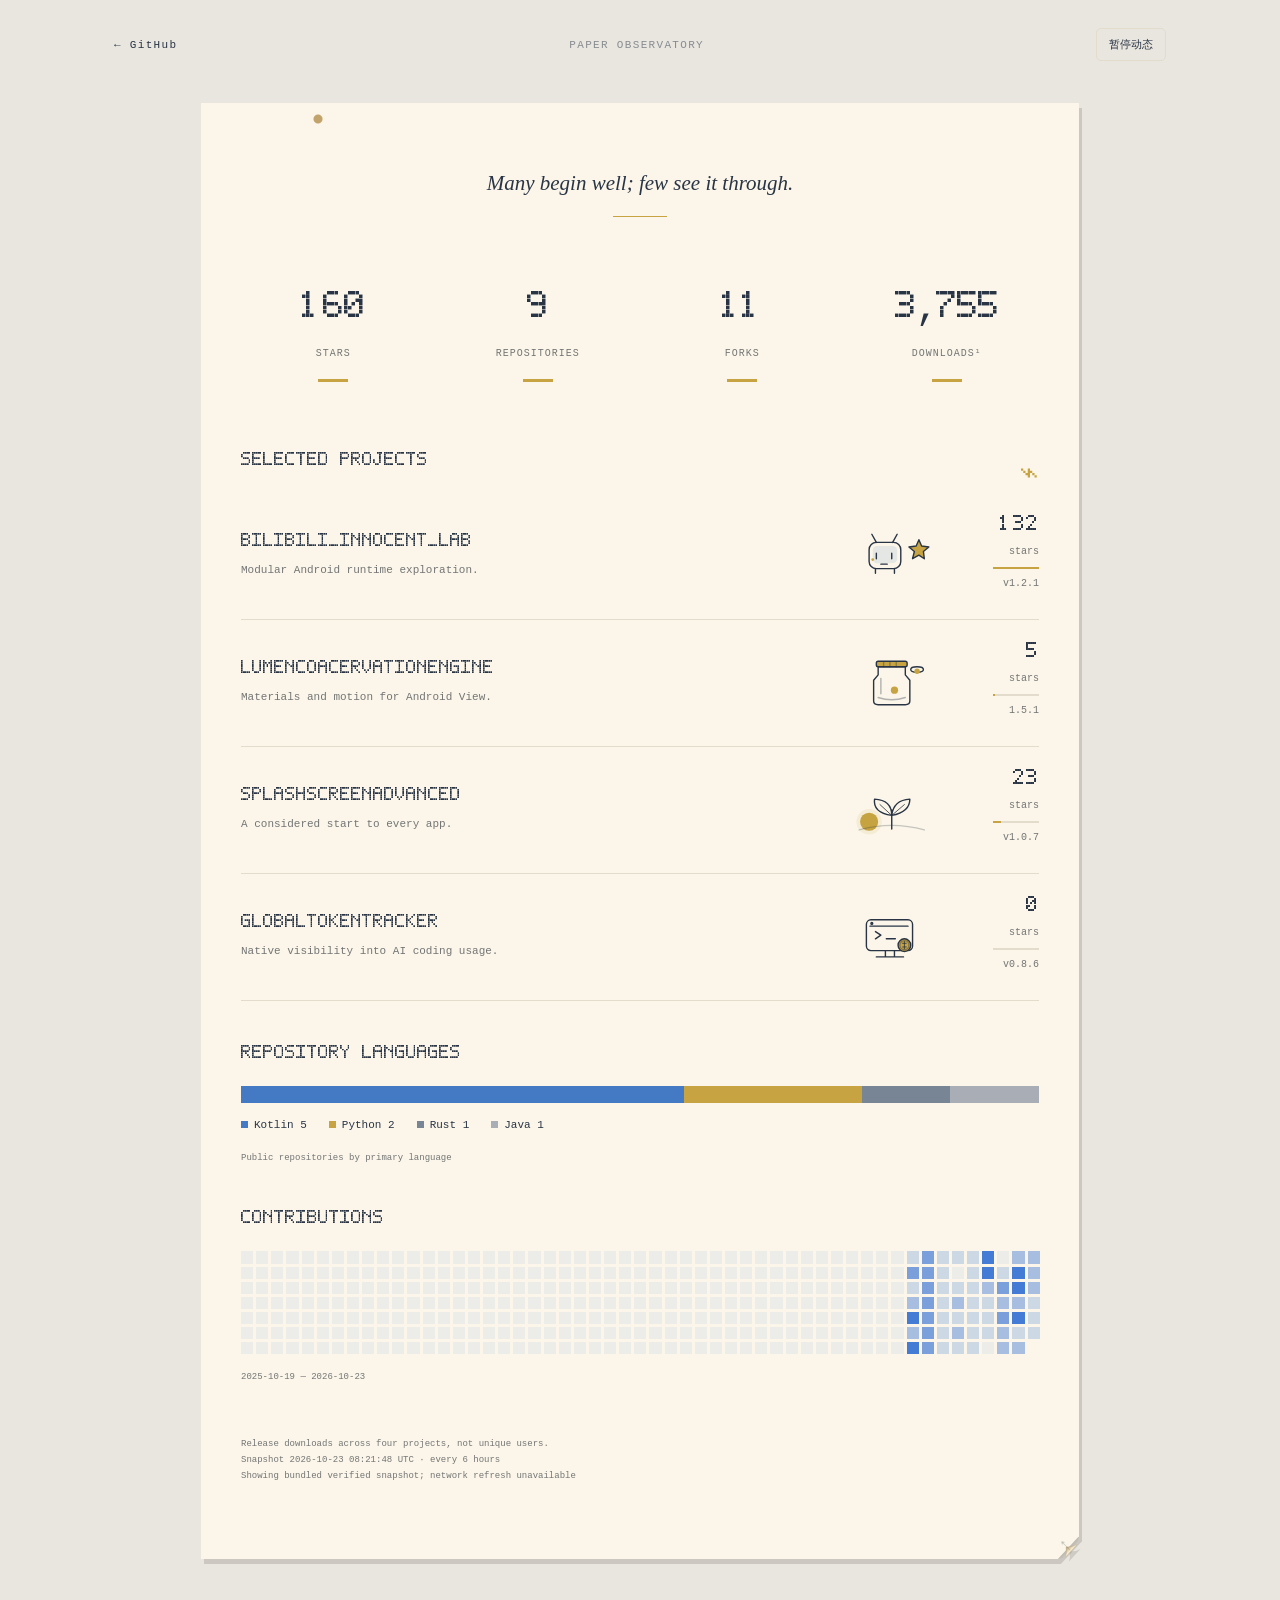
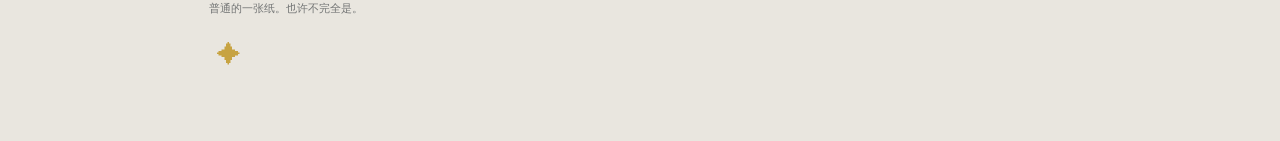
<file: site/index.html>
<!doctype html><html lang="zh-CN"><head><meta charset="utf-8"><meta name="viewport" content="width=device-width,initial-scale=1"><meta name="color-scheme" content="light dark"><title>恒白 · Paper Observatory</title><link rel="stylesheet" href="style.css"></head><body><header class="toolbar"><a href="https://github.com/jichuo1">← GitHub</a><span>PAPER OBSERVATORY</span><button id="motion" aria-pressed="false">暂停动态</button></header><main><div id="stage"><svg id="paper" aria-hidden="true" preserveAspectRatio="none"><defs><linearGradient id="shade"><stop stop-color="#49361c" stop-opacity=".03"/><stop offset="1" stop-color="#49361c" stop-opacity=".24"/></linearGradient><linearGradient id="back"><stop stop-color="#e4d4b5"/><stop offset=".6" stop-color="#fff9e9"/><stop offset="1" stop-color="#bcaa89"/></linearGradient></defs><path id="shadow"/><path id="sheet"/><path id="foldshade" fill="url(#shade)"/><path id="fold" fill="url(#back)"/></svg><article id="content"><button class="pin" id="paper-pin" title="这枚图钉有点松" aria-label="轻碰图钉"></button><span id="paper-doodle" aria-hidden="true">✧ /\_/\ ✧</span><p class="motto">Many begin well; few see it through.</p><div id="stats" class="stats"></div><h1>Selected projects <span class="cat" aria-hidden="true">⌁</span></h1><div id="projects"></div><section><h2>Repository languages</h2><div id="languagebar"></div><div id="legend"></div><small>Public repositories by primary language</small></section><section><h2>Contributions</h2><div id="calendar" aria-label="GitHub contribution intensity"></div><small id="dates"></small></section><footer><small>Release downloads across four projects, not unique users.</small><small id="updated"></small><small id="data-status" role="status"></small></footer></article><svg id="curl-overlay" aria-hidden="true" preserveAspectRatio="none"><defs><linearGradient id="curl-back"><stop stop-color="#c8b58f"/><stop offset=".4" stop-color="#f9edcf"/><stop offset="1" stop-color="#d8c7a4"/></linearGradient><linearGradient id="curl-front"><stop stop-color="#50432b" stop-opacity=".12"/><stop offset=".55" stop-color="#fff" stop-opacity=".22"/><stop offset="1" stop-color="#50432b" stop-opacity=".3"/></linearGradient></defs><path id="curl-shadow"/><path id="curl-band"/><path id="curl-backside"/></svg><button id="curl-handle" title="拖动卷角 · 方向键调整 · Esc 松开" aria-label="拖动纸张右下角" aria-describedby="curl-help"><span aria-hidden="true">↖</span></button><span id="curl-help" class="sr-only">拖动或使用方向键卷起纸张，松开后回弹。Home 展开，Escape 取消。</span><div id="visitors"><span><svg viewBox="0 0 90 70" width="80" height="62"><path d="M22 31Q23 6 45 6Q67 6 68 31" fill="#a2dca0" opacity=".8"/><ellipse cx="45" cy="33" rx="37" ry="10" fill="#638b87" stroke="#d3f2c3"/><ellipse cx="45" cy="30" rx="29" ry="5" fill="#91b89a"/><path d="M30 40L15 67H75L60 40" fill="#b4ed83" opacity=".12"/><circle cx="28" cy="35" r="2" fill="#e7e9a7"/><circle cx="45" cy="38" r="2" fill="#e7e9a7"/><circle cx="62" cy="35" r="2" fill="#e7e9a7"/><ellipse cx="40" cy="21" rx="3" ry="4" fill="#233e35"/><ellipse cx="51" cy="21" rx="3" ry="4" fill="#233e35"/></svg></span><span><svg viewBox="0 0 90 70" width="80" height="62"><path d="M22 31Q23 6 45 6Q67 6 68 31" fill="#a2dca0" opacity=".8"/><ellipse cx="45" cy="33" rx="37" ry="10" fill="#638b87" stroke="#d3f2c3"/><ellipse cx="45" cy="30" rx="29" ry="5" fill="#91b89a"/><path d="M30 40L15 67H75L60 40" fill="#b4ed83" opacity=".12"/><circle cx="28" cy="35" r="2" fill="#e7e9a7"/><circle cx="45" cy="38" r="2" fill="#e7e9a7"/><circle cx="62" cy="35" r="2" fill="#e7e9a7"/><ellipse cx="40" cy="21" rx="3" ry="4" fill="#233e35"/><ellipse cx="51" cy="21" rx="3" ry="4" fill="#233e35"/></svg></span><span><svg viewBox="0 0 90 70" width="80" height="62"><path d="M22 31Q23 6 45 6Q67 6 68 31" fill="#a2dca0" opacity=".8"/><ellipse cx="45" cy="33" rx="37" ry="10" fill="#638b87" stroke="#d3f2c3"/><ellipse cx="45" cy="30" rx="29" ry="5" fill="#91b89a"/><path d="M30 40L15 67H75L60 40" fill="#b4ed83" opacity=".12"/><circle cx="28" cy="35" r="2" fill="#e7e9a7"/><circle cx="45" cy="38" r="2" fill="#e7e9a7"/><circle cx="62" cy="35" r="2" fill="#e7e9a7"/><ellipse cx="40" cy="21" rx="3" ry="4" fill="#233e35"/><ellipse cx="51" cy="21" rx="3" ry="4" fill="#233e35"/></svg></span></div><div id="theme-toys">
<div class="toy" data-for="crt"><button id="tv-channel" class="tv-knob" title="转动频道旋钮" aria-label="转动频道旋钮">Ⅰ</button><button id="tv-tint" class="tv-knob" title="调节荧光色" aria-label="调节荧光色">◉</button><span id="tv-readout" aria-live="polite"></span></div>
<div class="toy" data-for="newspaper"><button id="news-stamp" title="给这张报纸盖个章" aria-label="给报纸盖章">✉</button><span id="stamp-print" aria-live="polite"></span></div>
<div class="toy" data-for="blueprint"><button id="compass" title="拖动量角器 · 方向键旋转" aria-label="旋转蓝图量角器">⌖</button><div id="ruler" aria-hidden="true"><i></i><span id="angle-readout">0°</span></div></div>
<div class="toy" data-for="terminal"><button id="terminal-led" title="终端仍在等待输入" aria-label="唤醒小终端"></button><form id="terminal-console" hidden><label for="terminal-input">›</label><input id="terminal-input" maxlength="48" autocomplete="off" spellcheck="false" aria-label="彩蛋命令" placeholder="help"><button type="button" id="terminal-close" aria-label="关闭小终端">×</button><output id="terminal-output" aria-live="polite"></output></form></div>
</div><div id="scanlines" aria-hidden="true"></div></div><aside><span id="theme-label" role="status">普通的一张纸。也许不完全是。</span><details><summary title="彩蛋实验室" aria-label="彩蛋实验室">✦</summary><p>自动彩蛋很少出现；只计算页面可见时的停留。也可以直接试试看。</p><div id="themes"></div><button id="gust">吹一阵风</button></details></aside></main><noscript><p>请启用 JavaScript 查看互动统计，或使用上方 GitHub 链接。</p></noscript><script src="core.js" defer></script><script src="app.js" defer></script><script src="toys.js" defer></script></body></html>
</file>
<file: site/style.css>
:root{--wall:#e9e6df;--paper:#fbf6e9;--ink:#293445;--muted:#737575;--line:#e3dccd;--accent:#c7a341;--blue:#4479c4;--chart:#437bd5;color-scheme:light}*{box-sizing:border-box}body{margin:0;background:var(--wall);color:var(--ink);font-family:ui-monospace,SFMono-Regular,Consolas,monospace;transition:background 1.5s,color 1.5s}a{color:inherit;text-decoration:none}a:hover{text-decoration:underline}.toolbar{max-width:1100px;margin:28px auto 0;display:flex;justify-content:space-between;align-items:center;padding:0 24px;font-size:11px;letter-spacing:.12em}.toolbar>span{opacity:.5}button,summary{cursor:pointer;font:inherit}button{border:1px solid var(--line);background:transparent;color:inherit;padding:8px 12px;border-radius:5px}button:hover,button.active{background:var(--ink);color:var(--paper)}main{max-width:950px;margin:34px auto 60px;padding:0 24px}#stage{position:relative;isolation:isolate;padding:18px 22px 50px}#paper{position:absolute;inset:0;width:100%;height:100%;overflow:visible;z-index:-1;pointer-events:none}#sheet{fill:var(--paper);transition:fill 1.5s}#shadow{fill:#281f16;opacity:.15}#content{position:relative;padding:38px 30px 45px}.pin{position:absolute;width:8px;height:8px;top:2px;left:12%;border-radius:50%;background:#b99a64;box-shadow:1px 2px 3px #4a391a55}.motto{text-align:center;font:italic 21px Georgia,serif;margin:20px 0 70px}.motto:after{content:'';display:block;width:54px;height:1px;background:var(--accent);margin:20px auto}.stats{display:grid;grid-template-columns:repeat(4,1fr);gap:20px;margin-bottom:52px;text-align:center}.stat strong{display:block;font-size:34px;font-weight:400;letter-spacing:-.06em}.stat small{display:block;margin-top:14px;font-size:10px;letter-spacing:.1em}.stat i{display:block;height:3px;width:30px;background:var(--accent);margin:16px auto;transform-origin:left;animation:grow 1s both}h1,h2{font-size:19px;font-weight:500;letter-spacing:-.06em;margin:0 0 24px}.cat{float:right;color:var(--accent);font-size:36px}.project{display:grid;grid-template-columns:minmax(0,1fr) 86px 82px;align-items:center;gap:20px;padding:20px 0;border-bottom:1px solid var(--line)}.project a{font-size:16px;letter-spacing:-.05em}.project p{font-size:11px;color:var(--muted);line-height:1.7;margin:10px 0 0}.meta{text-align:right;transform-origin:top left}.meta strong{font-size:21px;font-weight:400}.meta small{display:block;font-size:10px;color:var(--muted);margin:6px 0}.meter{height:2px;background:var(--line);width:46px;margin-left:auto}.meter i{display:block;height:100%;background:var(--accent);transform-origin:left;animation:grow 1.3s both}.scene{width:86px;height:70px;overflow:visible;animation:land 1.1s cubic-bezier(.2,.7,.3,1) both;animation-delay:var(--delay)}.scene path,.scene circle,.scene rect,.scene ellipse{vector-effect:non-scaling-stroke}section{margin-top:42px}#languagebar{display:flex;height:17px;overflow:hidden}#languagebar i{transform-origin:left;animation:grow 1.4s both}#legend{display:flex;gap:22px;flex-wrap:wrap;margin:16px 0;font-size:11px}#legend i{display:inline-block;width:7px;height:7px;margin-right:6px}small{color:var(--muted);font-size:9px;line-height:1.8}#calendar{display:grid;grid-template-rows:repeat(7,1fr);grid-auto-flow:column;gap:3px;margin:20px 0 12px}#calendar i{aspect-ratio:1;background:var(--chart);opacity:var(--level);animation:cell .7s both;animation-delay:var(--delay)}footer{margin-top:50px;display:flex;flex-direction:column;max-width:80%}aside{margin:22px 20px;color:var(--muted);font-size:11px}details{margin-top:18px}details p{line-height:1.9}#themes{display:flex;gap:8px;flex-wrap:wrap;margin:15px 0}details small{display:block;margin:16px 0}.reel{display:inline-block;overflow:hidden;height:1.15em;vertical-align:bottom}.reel>span{display:block;animation:reel 1.6s cubic-bezier(.14,.8,.25,1) both;animation-duration:var(--duration)}.reel b{display:block;height:1.15em;font-weight:inherit}.rise{animation:rise 10s linear infinite;transform-origin:0 13px}.hop{animation:hop 4.6s cubic-bezier(.25,.65,.3,1) infinite}.bug{animation:bug 5.1s linear infinite}.bug.two{animation-duration:6.7s;animation-delay:-2s}.coin{animation:coin 4s cubic-bezier(.22,.65,.3,1) infinite}.leaf{animation:leaf 3.7s ease-in-out infinite;transform-origin:0 20px}#scanlines,#visitors{pointer-events:none;position:absolute;inset:0;opacity:0;transition:opacity 1.5s}#scanlines{background:repeating-linear-gradient(0deg,transparent 0 3px,#00170720 3px 4px);mix-blend-mode:multiply;border-radius:16px}#visitors span{position:absolute;color:#7cc676;font-size:64px;animation:ufo 7s ease-in-out infinite;top:10%;left:5%;text-shadow:0 10px 25px #99f57744}#visitors span:nth-child(2){left:82%;top:45%;animation-delay:-3s}#visitors span:nth-child(3){left:65%;top:80%;animation-delay:-5s}body[data-theme=alien]{--wall:#151e29;--paper:#e9efd9;--accent:#70a748;--chart:#6d9a58}body[data-theme=alien] #visitors{opacity:1}body[data-theme=crt]{--wall:#252725;--paper:#13251b;--ink:#b7ddb1;--muted:#78987a;--line:#314836;--accent:#b6ca88;--chart:#82b677}body[data-theme=crt] #scanlines{opacity:1}body[data-theme=newspaper]{--wall:#c4b6a0;--paper:#e9dcc2;--ink:#4a392c;--muted:#8c7860;--accent:#9c6443;--chart:#937251}body[data-theme=blueprint]{--wall:#142b44;--paper:#214c75;--ink:#e1eff7;--muted:#95bad3;--line:#3a658b;--accent:#e0bf65;--chart:#b7d8f4}body[data-theme=terminal]{--wall:#151b1e;--paper:#202b30;--ink:#d6e6e4;--muted:#88a2a1;--line:#3c5158;--accent:#e1b765;--chart:#64aaa2}body[data-theme=blueprint] #content{background-image:linear-gradient(#c8e6ff08 1px,transparent 1px),linear-gradient(90deg,#c8e6ff08 1px,transparent 1px);background-size:20px 20px}body.paused *,body.paused *:before,body.paused *:after{animation-play-state:paused!important}@keyframes reel{from{transform:translateY(-80%)}to{transform:translateY(0)}}@keyframes grow{from{transform:scaleX(0)}to{transform:scaleX(1)}}@keyframes cell{from{transform:scale(.1);opacity:0}to{transform:scale(1);opacity:var(--level)}}@keyframes land{from{opacity:0;transform:translateY(-12px)}70%{opacity:1;transform:translateY(2px)}to{transform:translateY(0)}}@keyframes rise{0%{transform:rotate(0deg);opacity:0}8%,84%{opacity:1}94%,100%{transform:rotate(180deg);opacity:0}}@keyframes hop{0%,15%,100%{transform:translate(0,0)}30%{transform:translate(7px,-10px) rotate(5deg)}48%,60%{transform:translate(12px,0)}78%{transform:translate(3px,-6px)}}@keyframes bug{0%,100%{transform:translate(0,0)}25%{transform:translate(6px,-4px)}50%{transform:translate(0,-9px)}75%{transform:translate(-6px,-4px)}}@keyframes coin{0%,10%,100%{transform:translate(0,0)}40%{transform:translate(10px,-19px)}70%{transform:translate(21px,0)}83%{transform:translate(21px,-4px)}93%{transform:translate(21px,0)}}@keyframes leaf{0%,100%{transform:rotate(-4deg)}50%{transform:rotate(7deg)}}@keyframes ufo{0%,100%{transform:translate(0,0) rotate(-8deg)}50%{transform:translate(-26px,16px) rotate(8deg)}}@media(max-width:600px){.toolbar{padding:0 18px}.toolbar>span{display:none}main{margin-top:25px;padding:0 8px}#stage{padding:12px 12px 46px}#content{padding:30px 14px 40px}.motto{font-size:16px;margin:16px 0 45px}.stats{grid-template-columns:repeat(2,1fr);gap:24px;margin-bottom:28px}.stat strong{font-size:29px}.project{grid-template-columns:minmax(0,1fr) 58px;gap:10px}.project>a{grid-column:1}.project p{font-size:10px}.project a{font-size:13px;overflow-wrap:anywhere}.scene{grid-column:1;width:68px;height:52px;justify-self:end;margin-top:-12px}.meta{grid-column:2;grid-row:1 / span 2}.project{position:relative}.project .description{grid-column:1}.project{padding:16px 0}#calendar{gap:2px}h1,h2{font-size:16px}#legend{gap:12px}footer{max-width:90%}}@media(prefers-reduced-motion:reduce){*,*:before,*:after{animation:none!important;transition:none!important}.reel>span{transform:none!important}}

@font-face{font-family:PaperPixels;src:url([data-uri]) format('woff');font-display:swap}h1,h2,.stat strong,.meta strong,.project a{font-family:PaperPixels,monospace}.stat strong{font-size:38px}.project a{font-size:18px;letter-spacing:0}h1,h2{letter-spacing:0}summary{display:inline-flex;list-style:none;color:var(--accent);font-size:24px;border-radius:50%;padding:8px}summary::-webkit-details-marker{display:none}summary:focus-visible,button:focus-visible,a:focus-visible{outline:2px solid var(--accent);outline-offset:4px}details[open]{padding:14px;border:1px solid var(--line);border-radius:10px}.toolbar button{font-size:11px}@media(max-width:600px){.project a{font-size:15px}.stat strong{font-size:32px}h1,h2{font-size:18px}}

body.suspended *,body.suspended *:before,body.suspended *:after{animation-play-state:paused!important}body[data-theme=newspaper] #content{background-image:repeating-linear-gradient(0deg,transparent 0 4px,#6b4c2605 4px 5px)}
body[data-theme=alien] .toolbar,body[data-theme=alien] aside{color:#c6d5d9}body[data-theme=alien] aside small{color:#9eafb4}body[data-theme=alien] aside button,body[data-theme=alien] details{border-color:#52636d}

/* Distinct, lightweight material identities. */
#stage:after,#stage:before{content:'';position:absolute;pointer-events:none;opacity:0;transition:opacity 1s;z-index:3}
body[data-theme=crt] #stage:after{opacity:1;inset:0;border:16px solid #49473d;border-bottom-width:38px;border-radius:52px;box-shadow:inset 0 0 0 5px #111812,0 12px 22px #0004;background:radial-gradient(ellipse at 35% 0,#d5e5bd15,transparent 55%)}
body[data-theme=crt] #stage:before{opacity:1;width:52px;height:18px;bottom:9px;right:48px;z-index:4;background:radial-gradient(circle at 8px 9px,#a59a7c 0 6px,#272c21 7px 8px,transparent 9px),radial-gradient(circle at 38px 9px,#a59a7c 0 6px,#272c21 7px 8px,transparent 9px)}
body[data-theme=newspaper] #stage:after{opacity:1;inset:12px 18px 35px;border:3px double #786246;box-shadow:inset 0 0 22px #8b642820;background:repeating-linear-gradient(90deg,transparent 0 32.8%,#73552b10 32.8% 33%,transparent 33% 66.1%,#73552b10 66.1% 66.3%,transparent 66.3% 100%)}
body[data-theme=newspaper] .motto{font-style:normal;font-variant:small-caps;letter-spacing:.05em;border-block:4px double #7b6246;padding:17px 0}
body[data-theme=blueprint] #stage:after{opacity:1;inset:15px 18px 34px;border:1px solid #b9dfff77;background:repeating-linear-gradient(90deg,#c5e3ff88 0 1px,transparent 1px 20px) top/100% 7px no-repeat,repeating-linear-gradient(0deg,#c5e3ff88 0 1px,transparent 1px 20px) left/7px 100% no-repeat}
body[data-theme=blueprint] #content{background-size:16px 16px}body[data-theme=blueprint] .project{border-bottom-style:dashed}
body[data-theme=terminal] #stage:after{opacity:1;inset:8px 12px 20px;border:1px solid #718d90;border-top-width:24px;border-radius:9px;box-shadow:0 8px 25px #0004}
body[data-theme=terminal] #stage:before{opacity:1;top:15px;left:27px;width:38px;height:9px;border-radius:8px;background:radial-gradient(circle at 4px 4px,#d3877b 0 3px,transparent 4px),radial-gradient(circle at 17px 4px,#d5b96e 0 3px,transparent 4px),radial-gradient(circle at 30px 4px,#82ba99 0 3px,transparent 4px);z-index:4}
body[data-theme=alien] #stage:after{opacity:1;inset:8px 12px 20px;border:1px solid #8bb46088;box-shadow:0 0 36px #8adb6133,inset 0 0 45px #91b96615}
body[data-theme=alien] #visitors{z-index:4}body[data-theme=alien] #visitors span svg{width:105px;height:82px}body[data-theme=crt] #scanlines{z-index:2;background:repeating-linear-gradient(0deg,transparent 0 2px,#00170730 2px 4px)}
@media(max-width:600px){body[data-theme=crt] #stage:after{border-width:9px;border-bottom-width:27px;border-radius:28px}body[data-theme=alien] #visitors span svg{width:70px;height:55px}}

#curl-overlay{position:absolute;inset:0;width:100%;height:100%;overflow:visible;pointer-events:none;z-index:7}#curl-backside{fill:url(#curl-back);stroke:#9c896750;stroke-width:.7}#curl-band{fill:url(#curl-front)}#curl-shadow{fill:#20160d;opacity:.13}#curl-handle{position:absolute;width:44px;height:44px;border:0;border-radius:50%;padding:0;background:transparent;color:var(--muted);z-index:9;cursor:grab;touch-action:none;user-select:none;transform:translate(-50%,-50%)}#curl-handle:hover,#curl-handle:focus-visible{background:#c8ad6330;color:var(--ink)}#curl-handle:active{cursor:grabbing}#curl-handle span{font-size:14px;opacity:.45}.sr-only{position:absolute;width:1px;height:1px;overflow:hidden;clip-path:inset(50%);white-space:nowrap}#stage.dragging{user-select:none}#stage.dragging .scene,#stage.dragging .scene *{animation-play-state:paused!important}body[data-theme=crt] #curl-backside{fill:#777462}body[data-theme=blueprint] #curl-backside{fill:#b4cbdc}body[data-theme=terminal] #curl-backside{fill:#476167}body[data-theme=alien] #curl-backside{fill:#d5dfb8}
/* Discoverable theme-specific toys. */
#theme-toys{position:absolute;inset:0;pointer-events:none;z-index:8}.toy[hidden]{display:none!important}.toy button,.toy input{pointer-events:auto}.toy button{position:absolute;min-width:32px;min-height:32px}.pin{padding:0;border:0;z-index:8;cursor:pointer;min-width:18px;min-height:18px;transform:translate(-5px,-5px);background:radial-gradient(circle,#c3a36c 0 4px,transparent 5px);box-shadow:none}.pin:disabled{opacity:.8}#paper-doodle{position:absolute;left:calc(12% + 22px);top:-8px;font-size:13px;color:var(--accent);opacity:0;pointer-events:none}#paper-doodle.peek{animation:peek 2.5s both}.pin-wobble{animation:pin-wobble .6s both}
#visitors .ufo-toy{position:absolute;padding:0;border:0;background:transparent;box-shadow:none;animation:ufo 7s ease-in-out infinite;top:10%;left:5%;pointer-events:none;cursor:pointer}body[data-theme=alien] #visitors .ufo-toy{pointer-events:auto}#visitors .ufo-toy:nth-child(2){left:82%;top:45%;animation-delay:-3s}#visitors .ufo-toy:nth-child(3){left:65%;top:80%;animation-delay:-5s}#visitors .ufo-toy:hover,#visitors .ufo-toy:focus-visible{animation-play-state:paused}#visitors .ufo-toy svg{width:105px;height:82px;overflow:visible}.ufo-toy.beam-on svg path:nth-of-type(2){opacity:.65}.beam-star{position:absolute;left:46%;top:65%;color:#e9f29a;font-style:normal;opacity:0}.beam-on .beam-star{animation:beam-pickup 2s both}.formation .ufo-toy{outline:1px dashed #bdde8a55;border-radius:50%}
.tv-knob{bottom:5px;width:30px!important;height:30px;min-width:30px!important;min-height:30px!important;border-radius:50%;padding:0;border:3px double #34362b;background:#a59a7c;color:#242b1e;z-index:5;font-size:11px;transition:rotate .3s}#tv-channel{right:76px}#tv-tint{right:42px}body[data-theme=crt] #stage:before{opacity:0}#tv-readout{position:absolute;right:35px;top:40px;color:var(--ink);font-size:12px;opacity:0;pointer-events:none}#tv-readout.channel-on{animation:peek 3s both}body[data-theme=crt][data-tint="1"]{--ink:#f0d39a;--muted:#bba27b;--paper:#2b2112;--chart:#d3b26b}body[data-theme=crt][data-tint="2"]{--ink:#bfdfed;--muted:#87aabc;--paper:#142630;--chart:#77acc5}body[data-theme=crt][data-channel="1"] #scanlines{background-image:radial-gradient(circle at 18% 23%,#e6f6cbaa 0 1px,transparent 2px),radial-gradient(circle at 77% 53%,#e6f6cbaa 0 1px,transparent 2px),repeating-linear-gradient(0deg,transparent 0 3px,#00170720 3px 4px);background-size:83px 97px,137px 127px,100% 100%}body[data-theme=crt][data-channel="2"] #stage:before{opacity:1;content:' /\A ( -.- )\A  z Z';white-space:pre;font-size:13px;background:none;color:var(--ink);width:100px;height:60px;top:35px;left:35px}.channel-tune #scanlines{animation:tune .55s ease-out}
#news-stamp{right:30px;top:32px;width:40px;height:40px;border:2px solid #88613e;border-radius:50%;background:#b48b5720;color:#765236;font-size:23px;rotate:12deg}#stamp-print{position:absolute;right:70px;top:58px;border:3px double #a5523f;color:#a5523f;padding:7px 10px;font:bold 17px Georgia,serif;opacity:0;pointer-events:none}#stamp-print.stamped{animation:stamp 3.2s both}
#compass{right:26px;bottom:32px;width:42px;height:42px;border:1px solid #b7d7ef;border-radius:50%;font-size:28px;padding:0;color:#c2dff0;touch-action:none;cursor:crosshair;background:#1d456b}#ruler{position:absolute;right:47px;bottom:53px;width:230px;height:22px;transform-origin:right center;opacity:0;pointer-events:none;border:1px solid #d3e8f9;background:repeating-linear-gradient(90deg,#d3e8f9 0 1px,transparent 1px 10px) top/100% 8px no-repeat}#ruler.measuring{opacity:.8}#angle-readout{position:absolute;left:8px;top:9px;font-size:9px;color:#d3e8f9}
#terminal-led{top:9px;left:43px;min-width:28px!important;min-height:22px!important;width:28px;height:22px;padding:0;border:0;background:radial-gradient(circle,#84d0ad 0 4px,transparent 5px);z-index:5}#terminal-console{position:absolute;bottom:55px;left:32px;max-width:330px;width:calc(100% - 90px);background:#101b20f5;border:1px solid #638c8b;border-radius:5px;padding:12px;color:#a9d1bd;pointer-events:auto;box-shadow:0 6px 18px #0003}#terminal-console[hidden]{display:none}#terminal-input{background:none;border:0;color:inherit;font:12px monospace;width:calc(100% - 54px);outline:none}#terminal-close{position:static;float:right;width:22px;height:22px;min-width:22px;min-height:22px;padding:0;border:0;color:inherit}#terminal-output{display:block;white-space:pre-wrap;font:11px/1.6 monospace;margin-top:10px;min-height:18px}
@keyframes peek{0%,100%{opacity:0;transform:translateY(3px)}15%,80%{opacity:1;transform:translateY(0)}}@keyframes stamp{0%{opacity:0;scale:1.3}12%,85%{opacity:.85;scale:1}100%{opacity:0;scale:1}}@keyframes beam-pickup{0%{opacity:0;transform:translateY(30px)}20%{opacity:1}80%{opacity:1;transform:translateY(-15px)}100%{opacity:0;transform:translateY(-25px)}}@keyframes pin-wobble{30%{rotate:-12deg}60%{rotate:8deg}100%{rotate:0deg}}@keyframes tune{0%{opacity:.6;translate:0 2px}55%{opacity:1;translate:0 -1px}100%{translate:0 0}}
@media(max-width:600px){#visitors .ufo-toy svg{width:70px;height:55px}#ruler{width:150px}.tv-knob{bottom:0}}@media(prefers-reduced-motion:reduce){#paper-doodle.peek,#stamp-print.stamped,#tv-readout.channel-on,.beam-on .beam-star{opacity:1;transform:none}}
.tv-knob{width:44px!important;height:44px;min-width:44px!important;min-height:44px!important;bottom:-3px;border:0;background:radial-gradient(circle,#a59a7c 0 11px,#34362b 12px 14px,transparent 15px)}#tv-channel{right:120px}#tv-tint{right:76px}#compass{right:36px;bottom:100px;width:44px;height:44px}#ruler{right:58px;bottom:122px}#terminal-led{width:44px;height:44px;min-width:44px!important;min-height:44px!important;top:0;left:34px}.pin{width:44px;height:44px;min-width:44px;min-height:44px;transform:translate(-18px,-18px)}body.paused #paper-doodle.peek,body.paused #stamp-print.stamped,body.paused #tv-readout.channel-on,body.paused .beam-on .beam-star{opacity:1;transform:none}
</file>
